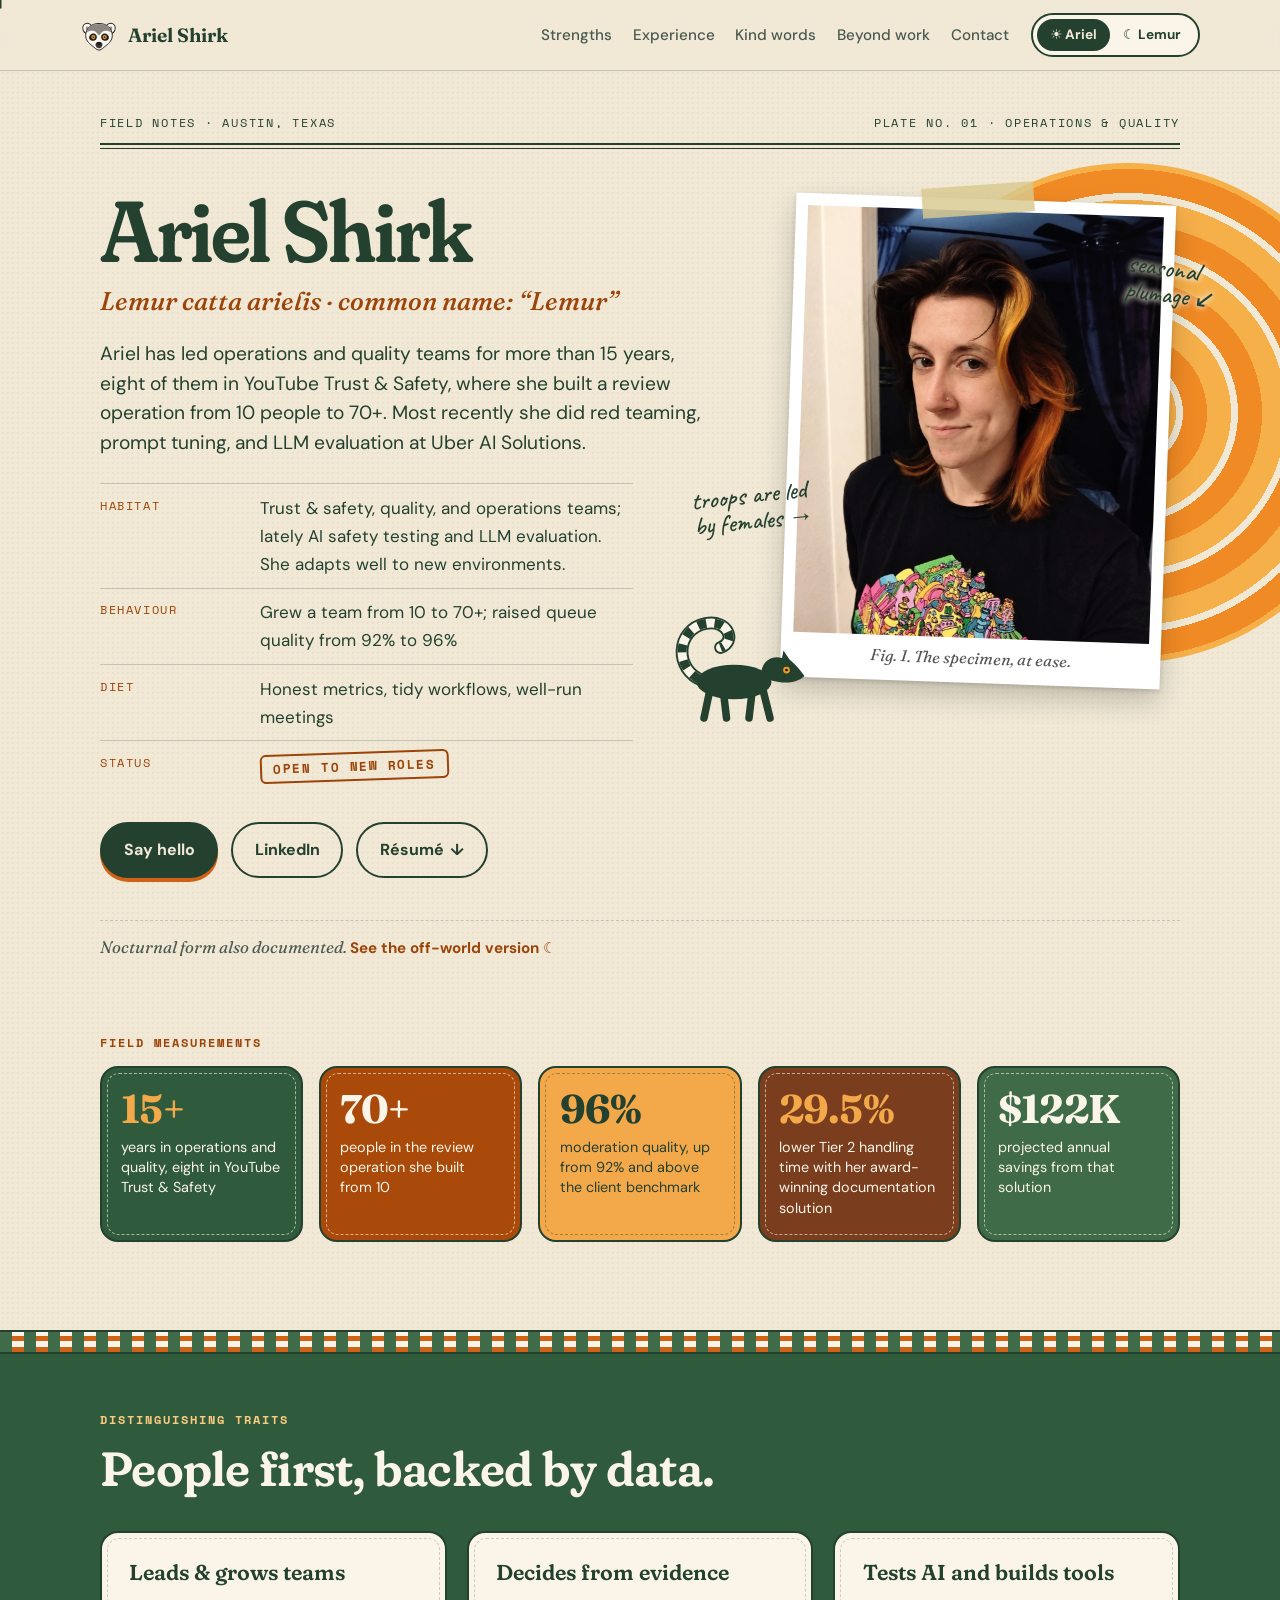
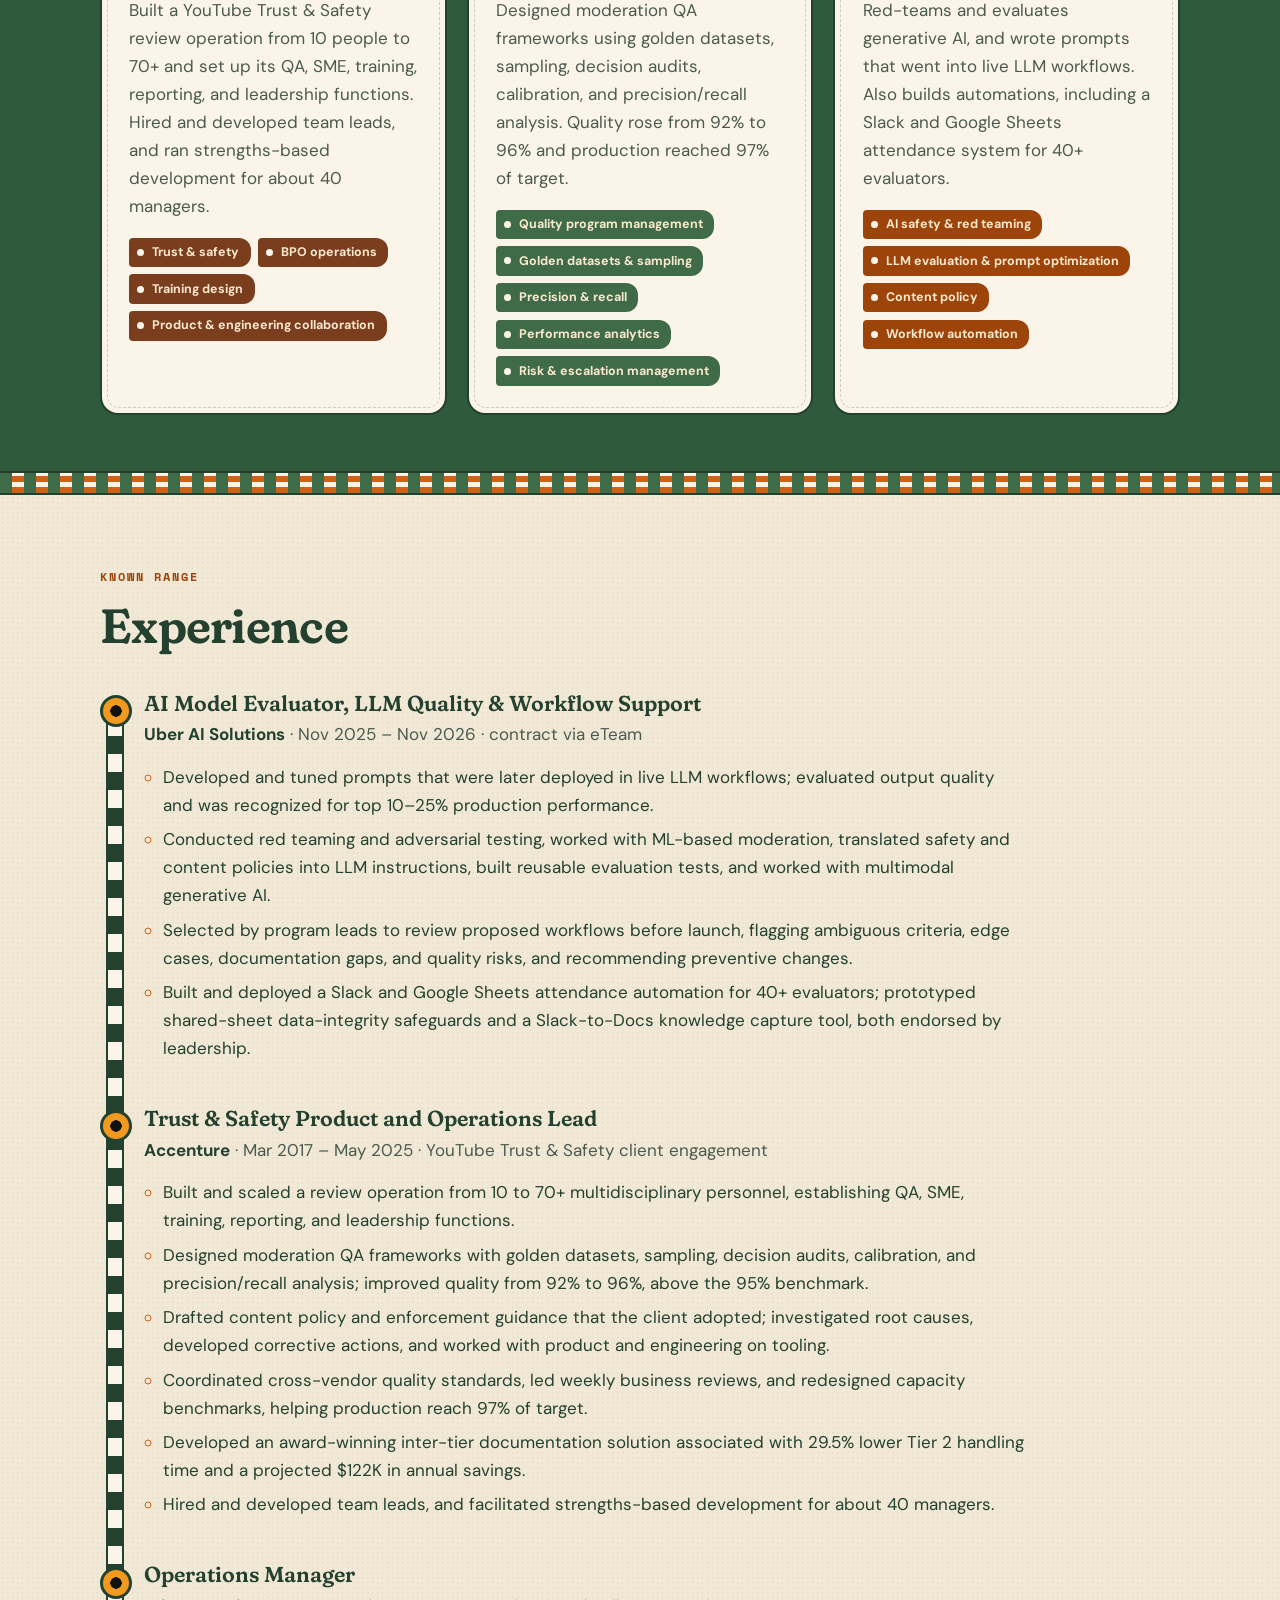
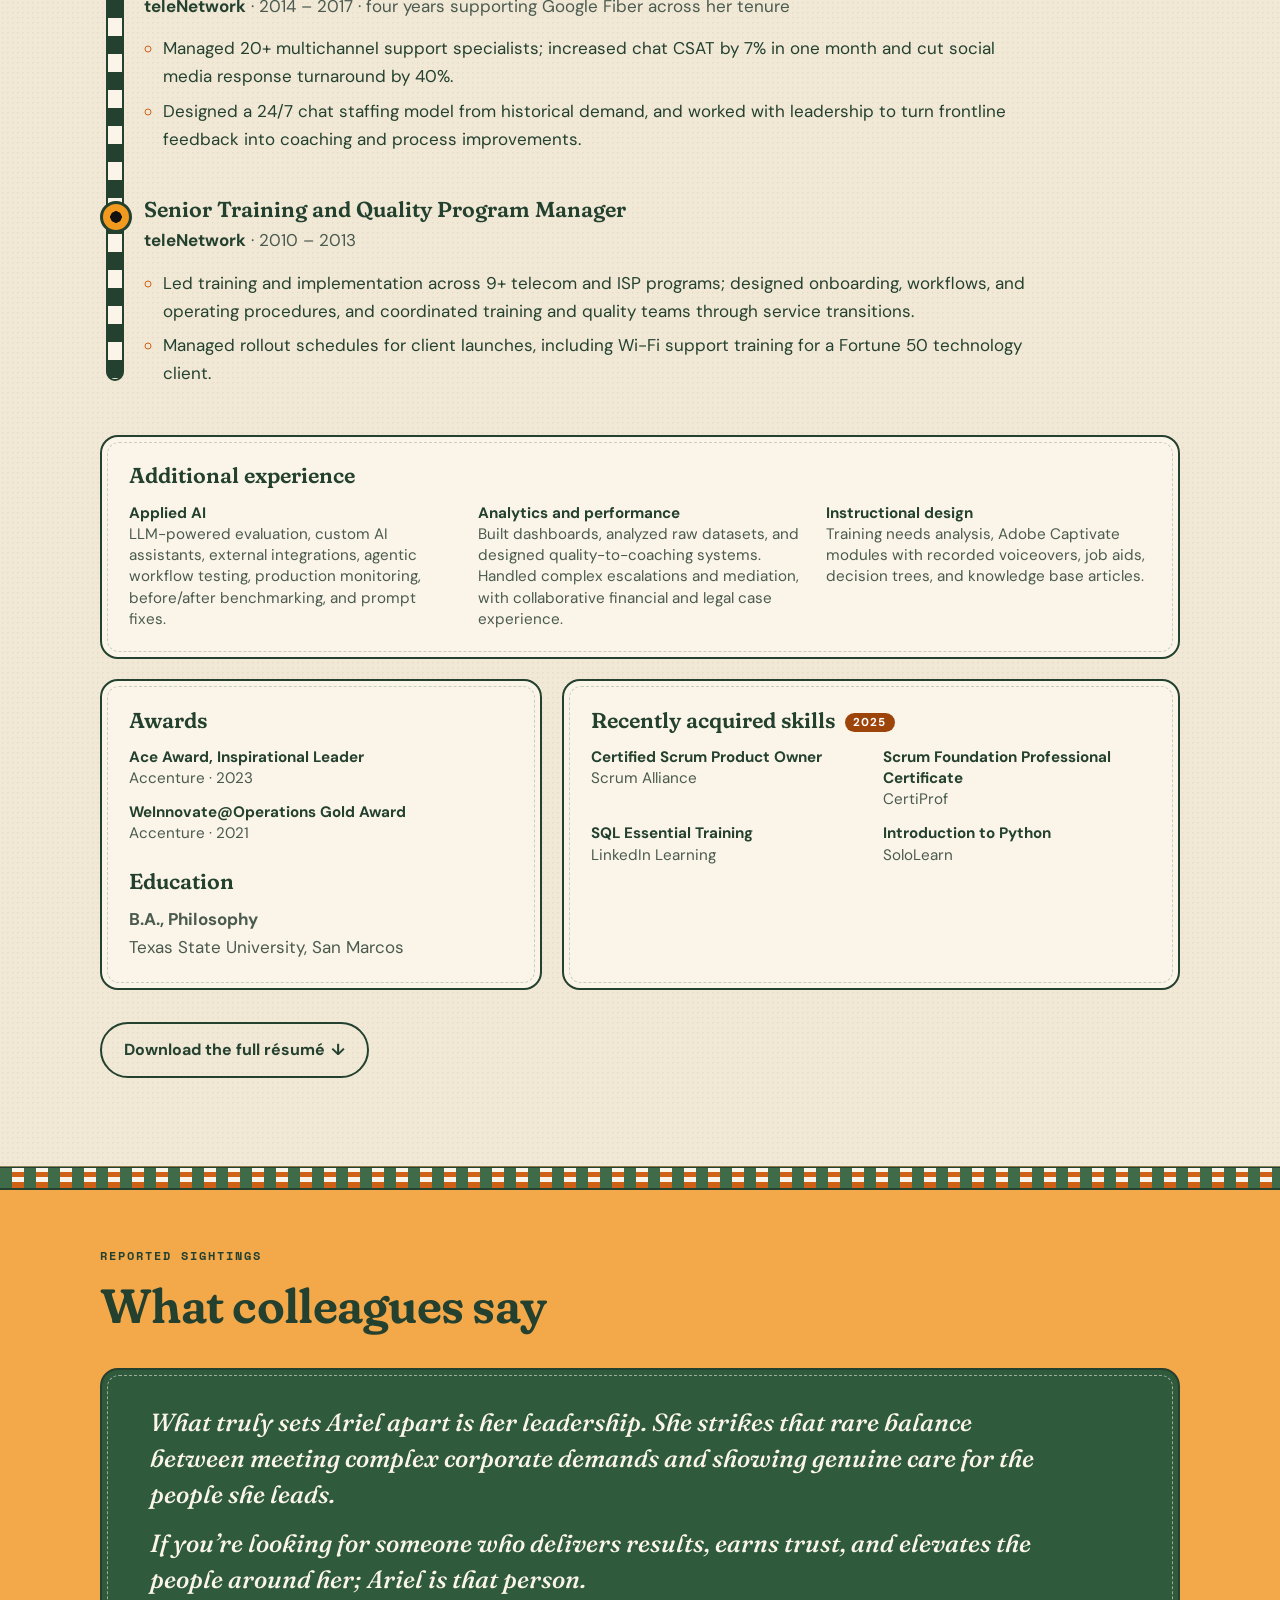
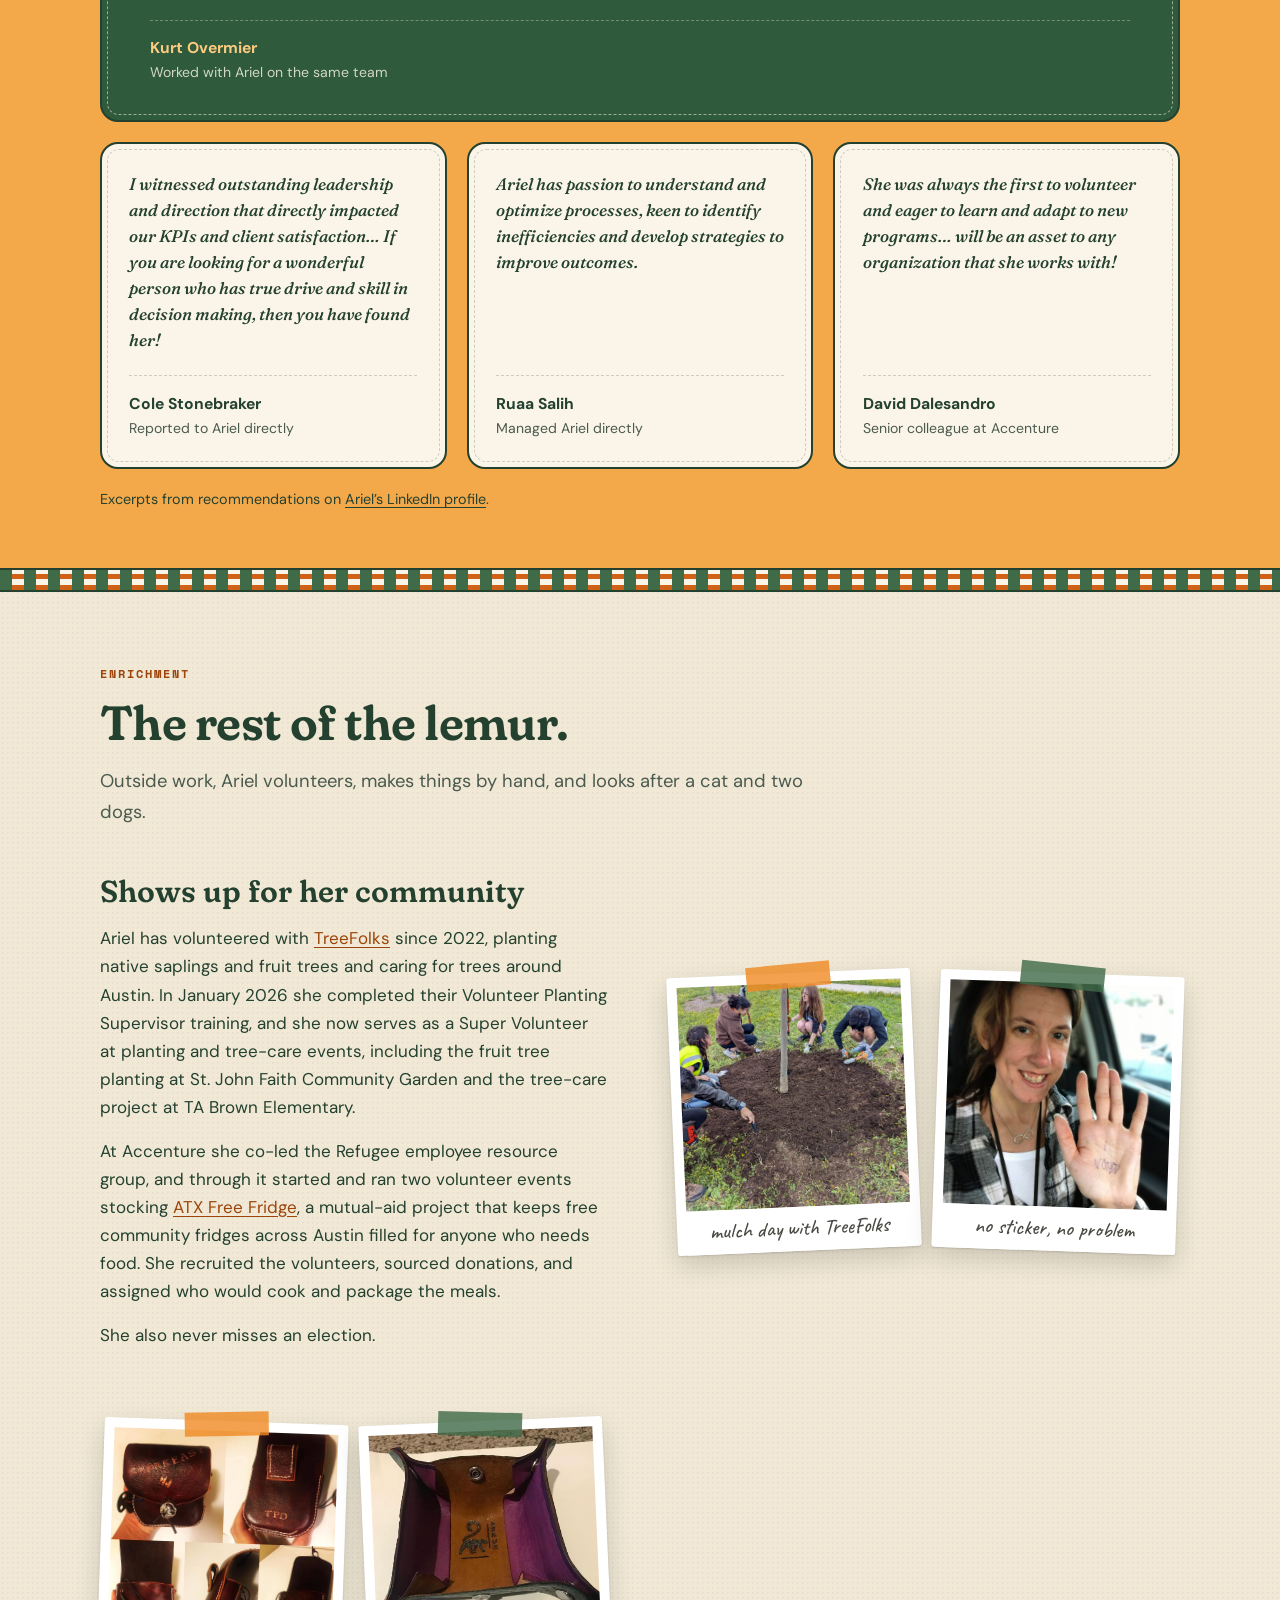
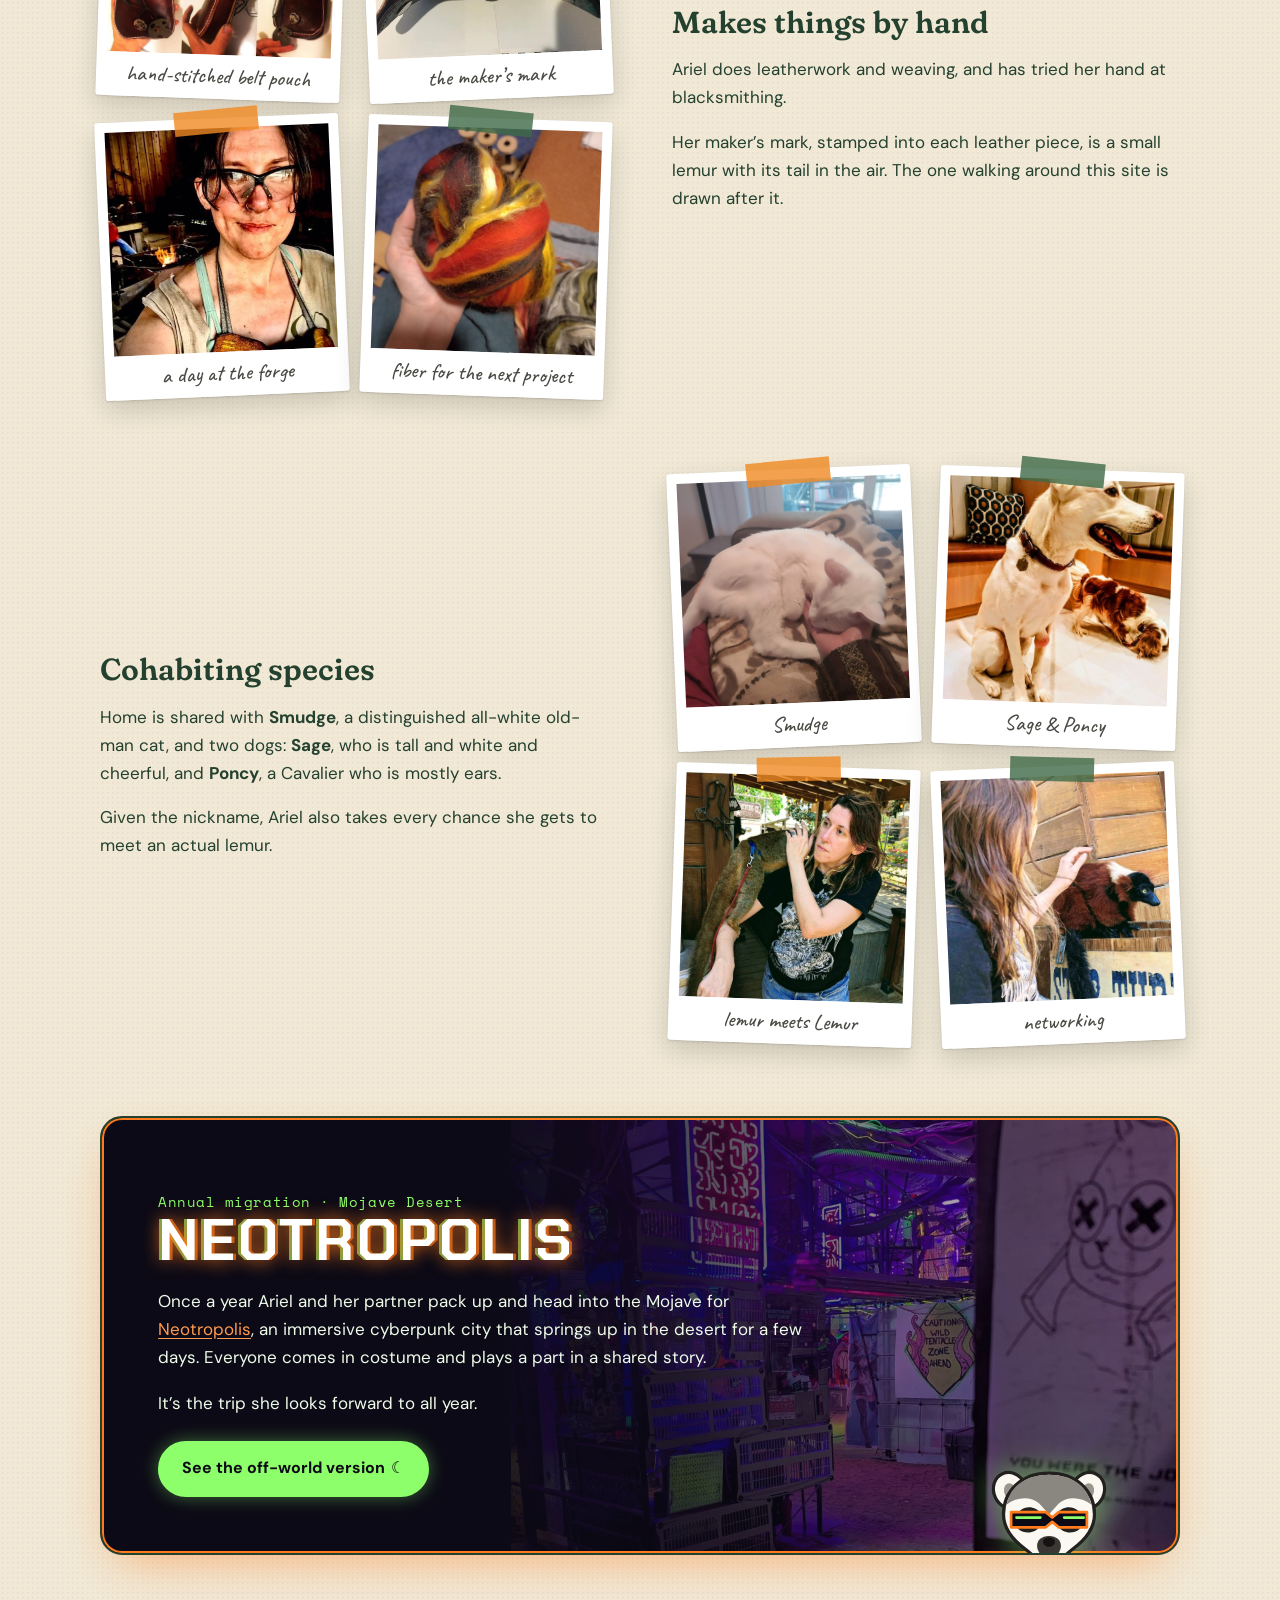
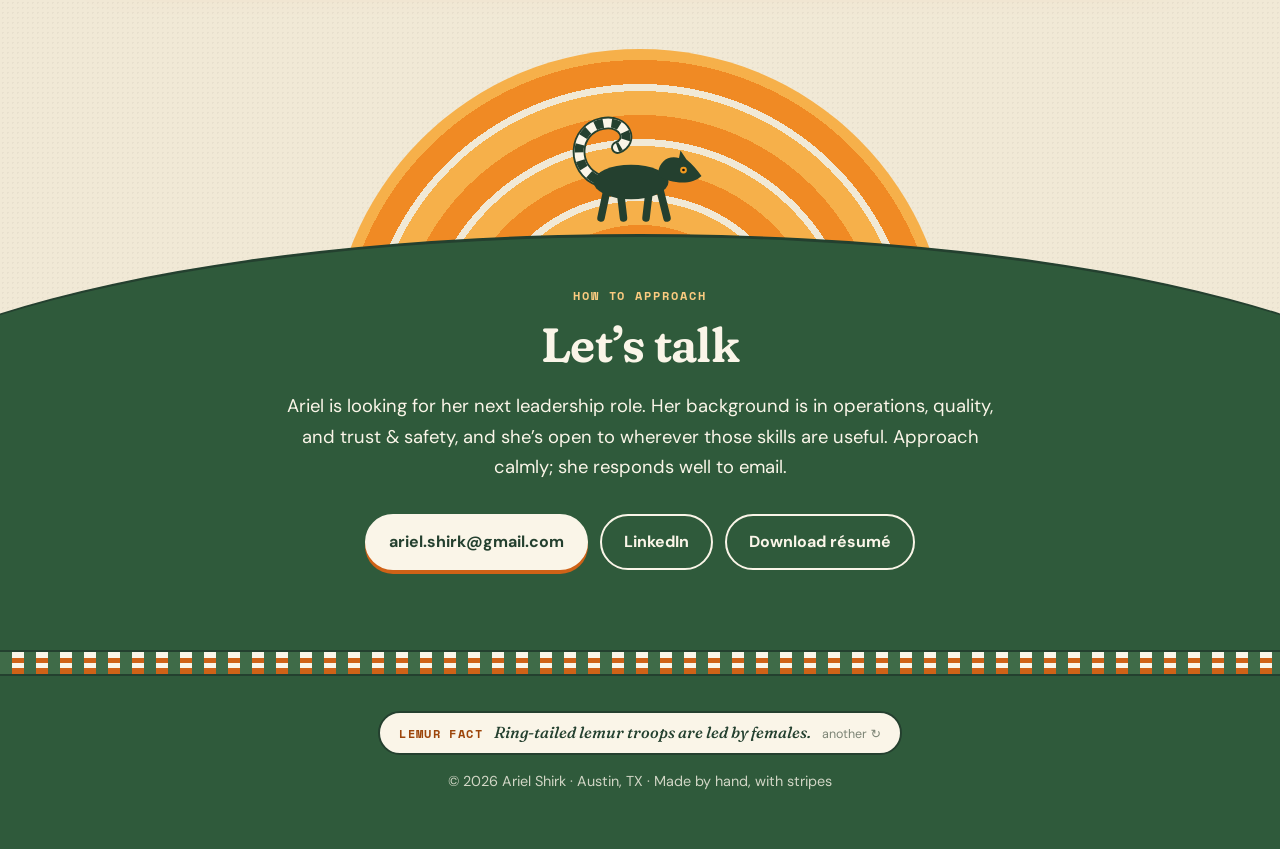
<file: index.html>
<!doctype html>
<html lang="en" data-mode="day">
<head>
  <meta charset="utf-8">
  <meta name="viewport" content="width=device-width, initial-scale=1">
  <title>Ariel Shirk · Operations &amp; Quality Leader</title>
  <meta name="description" content="Field notes on Ariel Shirk, an operations and quality leader in Austin, TX with 15+ years of experience, including eight in YouTube Trust &amp; Safety, plus AI safety testing and LLM evaluation. Common name: Lemur.">
  <meta property="og:title" content="Ariel Shirk · Operations &amp; Quality Leader">
  <meta property="og:description" content="15+ years leading operations, quality, and trust &amp; safety teams, with hands-on AI safety testing and LLM evaluation. Common name: Lemur.">
  <meta property="og:type" content="website">
  <meta property="og:url" content="https://arielshirk.com/">
  <meta property="og:image" content="https://arielshirk.com/images/og-card.png">
  <meta property="og:image:width" content="1200">
  <meta property="og:image:height" content="630">
  <meta property="og:image:alt" content="Ariel Shirk, operations and quality leader. Common name: Lemur. Open to new roles.">
  <meta name="twitter:card" content="summary_large_image">
  <link rel="icon" href="favicon.svg" type="image/svg+xml">
  <link rel="icon" href="favicon-32.png" sizes="32x32" type="image/png">
  <link rel="apple-touch-icon" href="apple-touch-icon.png">
  <link rel="canonical" href="https://arielshirk.com/">
  <script>
    // Set the mode before first paint so there is no flash
    (function () {
      var m = null;
      try { m = localStorage.getItem('mode'); } catch (e) {}
      if (/[?&#]night\b|mode=night/.test(location.href)) m = 'night';
      if (/[?&#]day\b|mode=day/.test(location.href)) m = 'day';
      if (m === 'night') document.documentElement.dataset.mode = 'night';
    })();
  </script>
  <link rel="preconnect" href="https://fonts.googleapis.com">
  <link rel="preconnect" href="https://fonts.gstatic.com" crossorigin>
  <link href="https://fonts.googleapis.com/css2?family=Caveat:wght@500;700&family=Chakra+Petch:wght@500;600;700&family=DM+Sans:opsz,wght@9..40,400;9..40,500;9..40,700&family=Fraunces:ital,opsz,wght,SOFT,WONK@0,9..144,400..800,50..100,0..1;1,9..144,400..800,50..100,0..1&family=Space+Mono:wght@400;700&display=swap" rel="stylesheet">
  <link rel="stylesheet" href="styles.css">
</head>
<body>

<!-- Reusable lemur parts -->
<svg width="0" height="0" style="position:absolute" aria-hidden="true">
  <defs>
    <symbol id="lemur-face" viewBox="0 0 120 104">
      <g stroke="#23211f" stroke-width="3">
        <ellipse cx="24" cy="30" rx="15" ry="17" fill="#fbf8f1" transform="rotate(-24 24 30)"/>
        <ellipse cx="96" cy="30" rx="15" ry="17" fill="#fbf8f1" transform="rotate(24 96 30)"/>
      </g>
      <ellipse cx="25" cy="32" rx="6" ry="9" fill="#9a958d" transform="rotate(-24 25 32)"/>
      <ellipse cx="95" cy="32" rx="6" ry="9" fill="#9a958d" transform="rotate(24 95 32)"/>
      <path d="M60 14c26 0 42 17 42 38 0 14-9 24-20 32-8 6-14 14-22 14s-14-8-22-14C27 76 18 66 18 52c0-21 16-38 42-38z" fill="#fbf8f1" stroke="#23211f" stroke-width="3" stroke-linejoin="round"/>
      <path d="M21 43c3-17 18-27.500 39-27.500S96 26 99 43c-9-7-22-8-30-1l-9 10-9-10c-8-7-21-6-30 1z" fill="#8a8680"/>
      <path d="M29 56c2-9 11-13 19-9 5 3 7 9 4 15-3 6-10 8-16 6-6-2-8-7-7-12z" fill="#23211f"/>
      <path d="M91 56c-2-9-11-13-19-9-5 3-7 9-4 15 3 6 10 8 16 6 6-2 8-7 7-12z" fill="#23211f"/>
      <circle cx="42" cy="57" r="6.500" fill="#f29a1f"/><circle cx="78" cy="57" r="6.500" fill="#f29a1f"/>
      <circle cx="42" cy="57" r="2.800" fill="#23211f"/><circle cx="78" cy="57" r="2.800" fill="#23211f"/>
      <circle cx="43.500" cy="55.300" r="1.100" fill="#fff"/><circle cx="79.500" cy="55.300" r="1.100" fill="#fff"/>
      <path d="M60 72c7 0 11 4 11 9 0 6-5 11-11 11s-11-5-11-11c0-5 4-9 11-9z" fill="#3a3734"/>
      <path d="M54.500 77.500c0-2.500 2.500-4 5.500-4s5.500 1.500 5.500 4c0 2.300-2.700 4.500-5.500 4.500s-5.500-2.200-5.500-4.500z" fill="#141312"/>
    </symbol>
    <symbol id="lemur-visor" viewBox="0 0 120 104">
      <use href="#lemur-face"/>
      <path d="M25 50h32l6 5 6-5h26v14H69l-6-5-6 5H25z" fill="#0c0a16" stroke="#ff7a1a" stroke-width="2.500" stroke-linejoin="round"/>
      <path d="M30 55h22M74 55h18" stroke="#8dff6a" stroke-width="2.500" stroke-linecap="round"/>
    </symbol>
    <!-- walking lemur, after the maker's mark Ariel stamps into her leatherwork -->
    <symbol id="lemur-walk" viewBox="0 0 200 160">
      <path id="wt" d="M46 98C8 84 10 30 50 22c30-6 42 24 20 32" fill="none"/>
      <use href="#wt" stroke="currentColor" stroke-width="17" stroke-linecap="round"/>
      <use href="#wt" stroke="var(--tail-light, #faf5e8)" stroke-width="12" stroke-linecap="round"/>
      <use href="#wt" stroke="currentColor" stroke-width="12" stroke-dasharray="11 11" stroke-dashoffset="-5"/>
      <g stroke="currentColor" stroke-width="10" stroke-linecap="round"><path d="M56 110l-8 38M74 114l4 34M112 114l-4 34M126 108l10 40"/></g>
      <ellipse cx="88" cy="100" rx="50" ry="23" fill="currentColor"/>
      <path d="M124 88c2-16 14-24 28-20l2-10 8 12c8 6 14 14 20 22-8 8-22 10-34 8s-22-4-24-12z" fill="currentColor"/>
      <circle cx="158" cy="84" r="4.500" fill="#f29a1f"/><circle cx="158" cy="84" r="1.800" fill="#111"/>
    </symbol>
  </defs>
</svg>

<div class="tail-progress" aria-hidden="true"><div class="tail-progress__bar"></div></div>

<header class="nav">
  <a class="nav__brand" href="#top" aria-label="Ariel Shirk, home">
    <svg class="nav__lemur day-only" viewBox="0 0 120 104" aria-hidden="true"><use href="#lemur-face"/></svg>
    <svg class="nav__lemur night-only" viewBox="0 0 120 104" aria-hidden="true"><use href="#lemur-visor"/></svg>
    <span class="day-only">Ariel Shirk</span><span class="night-only">LEMUR</span>
  </a>
  <nav class="nav__links" aria-label="Sections">
    <a href="#strengths">Strengths</a>
    <a href="#experience">Experience</a>
    <a href="#kind-words">Kind words</a>
    <a href="#beyond">Beyond work</a>
    <a href="#contact">Contact</a>
  </nav>
  <button class="switch" type="button" role="switch" aria-checked="false" aria-label="Off-world mode">
    <span class="switch__opt switch__opt--day"><span aria-hidden="true">☀</span> Ariel</span>
    <span class="switch__opt switch__opt--night"><span aria-hidden="true">☾</span> Lemur</span>
  </button>
</header>

<main id="top">

  <!-- HERO · DAY -->
  <section class="hero hero--day day-only">
    <div class="plate-head">
      <span>Field notes · Austin, Texas</span>
      <span>Plate No. 01 · Operations &amp; quality</span>
    </div>
    <div class="hero__grid">
      <div class="hero__text">
        <h1>Ariel Shirk</h1>
        <p class="latin"><i>Lemur catta arielis</i> · common name: “Lemur”</p>
        <p class="lede">Ariel has led operations and quality teams for more than 15 years, eight of them in YouTube Trust &amp; Safety, where she built a review operation from 10 people to 70+. Most recently she did red teaming, prompt tuning, and LLM evaluation at Uber AI Solutions.</p>
        <dl class="specimen">
          <div><dt>Habitat</dt><dd>Trust &amp; safety, quality, and operations teams; lately AI safety testing and LLM evaluation. She adapts well to new environments.</dd></div>
          <div><dt>Behaviour</dt><dd>Grew a team from 10 to 70+; raised queue quality from 92% to 96%</dd></div>
          <div><dt>Diet</dt><dd>Honest metrics, tidy workflows, well-run meetings</dd></div>
          <div><dt>Status</dt><dd><span class="stamp">Open to new roles</span></dd></div>
        </dl>
        <div class="cta">
          <a class="btn" href="#contact" data-u="ariel.shirk" data-d="gmail.com">Say hello</a>
          <a class="btn btn--ghost" href="https://www.linkedin.com/in/arielshirk/" target="_blank" rel="noopener">LinkedIn</a>
          <a class="btn btn--ghost" href="Ariel-Shirk-Resume.pdf" download>Résumé <span aria-hidden="true">↓</span></a>
        </div>
      </div>

      <div class="hero__plate">
        <div class="tape" aria-hidden="true"></div>
        <figure class="taped">
          <img src="images/ariel-portrait.jpg" alt="Ariel smiling, with dark hair and a bright orange streak, wearing a colorful illustrated t-shirt" width="1086" height="1448">
          <figcaption>Fig. 1. The specimen, at ease.</figcaption>
        </figure>
        <p class="scribble scribble--a" aria-hidden="true">seasonal plumage ↙</p>
        <p class="scribble scribble--b" aria-hidden="true">troops are led by females →</p>
        <button class="walker" type="button" aria-label="Boop the lemur" tabindex="-1">
          <svg viewBox="0 0 200 160"><use href="#lemur-walk"/></svg>
        </button>
      </div>
    </div>
    <button class="mode-link" type="button" data-set-mode="night">Nocturnal form also documented. <b>See the off-world version <span aria-hidden="true">☾</span></b></button>
  </section>

  <!-- HERO · NIGHT -->
  <section class="hero hero--night night-only">
    <div class="hero__grid">
      <div class="hero__text">
        <p class="eyebrow">// off-world · handle:</p>
        <h1 class="glitch">Lemur</h1>
        <p class="lede">Outside work, Ariel Shirk does leatherwork, weaves, and plants trees. She lives with one old cat and two dogs, and once a year she goes to Neotropolis, a cyberpunk city in the Mojave.</p>
        <ul class="chips">
          <li>SMUDGE.cat</li><li>SAGE.dog</li><li>PONCY.dog</li><li>leather</li><li>loom</li><li>trees</li>
        </ul>
        <div class="cta">
          <a class="btn" href="#beyond">Look around <span aria-hidden="true">↓</span></a>
          <button class="btn btn--ghost" type="button" data-set-mode="day"><span aria-hidden="true">☀</span> The day job</button>
        </div>
      </div>
      <figure class="neon-frame">
        <img src="images/selfie.jpg" alt="Ariel, wearing white lemur ears and a wire-and-mesh cyberpunk eyepiece, grinning and waving next to her bearded partner" width="1448" height="1086">
        <figcaption>&gt; Lemur (right, with ears) at Neotropolis</figcaption>
      </figure>
    </div>
  </section>

  <!-- NUMBERS -->
  <section class="section section--stats" aria-label="Career highlights in numbers">
    <p class="eyebrow"><span class="day-only">Field measurements</span><span class="night-only">// stats.log</span></p>
    <div class="stats">
      <div class="stat"><b>15+</b><span>years in operations and quality, eight in YouTube Trust &amp; Safety</span></div>
      <div class="stat"><b>70+</b><span>people in the review operation she built from 10</span></div>
      <div class="stat"><b>96%</b><span>moderation quality, up from 92% and above the client benchmark</span></div>
      <div class="stat"><b>29.5%</b><span>lower Tier 2 handling time with her award-winning documentation solution</span></div>
      <div class="stat"><b>$122K</b><span>projected annual savings from that solution</span></div>
    </div>
  </section>

  <!-- STRENGTHS -->
  <section id="strengths" class="section">
    <p class="eyebrow"><span class="day-only">Distinguishing traits</span><span class="night-only">// core_skills</span></p>
    <h2>People first, backed by data.</h2>
    <div class="cards">
      <article class="card">
        <h3>Leads &amp; grows teams</h3>
        <p>Built a YouTube Trust &amp; Safety review operation from 10 people to 70+ and set up its QA, SME, training, reporting, and leadership functions. Hired and developed team leads, and ran strengths-based development for about 40 managers.</p>
        <ul class="tags"><li>Trust &amp; safety</li><li>BPO operations</li><li>Training design</li><li>Product &amp; engineering collaboration</li></ul>
      </article>
      <article class="card">
        <h3>Decides from evidence</h3>
        <p>Designed moderation QA frameworks using golden datasets, sampling, decision audits, calibration, and precision/recall analysis. Quality rose from 92% to 96% and production reached 97% of target.</p>
        <ul class="tags"><li>Quality program management</li><li>Golden datasets &amp; sampling</li><li>Precision &amp; recall</li><li>Performance analytics</li><li>Risk &amp; escalation management</li></ul>
      </article>
      <article class="card">
        <h3>Tests AI and builds tools</h3>
        <p>Red-teams and evaluates generative AI, and wrote prompts that went into live LLM workflows. Also builds automations, including a Slack and Google Sheets attendance system for 40+ evaluators.</p>
        <ul class="tags"><li>AI safety &amp; red teaming</li><li>LLM evaluation &amp; prompt optimization</li><li>Content policy</li><li>Workflow automation</li></ul>
      </article>
    </div>
  </section>

  <!-- EXPERIENCE -->
  <section id="experience" class="section">
    <p class="eyebrow"><span class="day-only">Known range</span><span class="night-only">// the day job</span></p>
    <h2>Experience</h2>

    <ol class="timeline">
      <li class="job">
        <h3>AI Model Evaluator, LLM Quality &amp; Workflow Support</h3>
        <p class="job__meta"><strong>Uber AI Solutions</strong> · Nov 2025 – Nov 2026 · contract via eTeam</p>
        <ul>
          <li>Developed and tuned prompts that were later deployed in live LLM workflows; evaluated output quality and was recognized for top 10–25% production performance.</li>
          <li>Conducted red teaming and adversarial testing, worked with ML-based moderation, translated safety and content policies into LLM instructions, built reusable evaluation tests, and worked with multimodal generative AI.</li>
          <li>Selected by program leads to review proposed workflows before launch, flagging ambiguous criteria, edge cases, documentation gaps, and quality risks, and recommending preventive changes.</li>
          <li>Built and deployed a Slack and Google Sheets attendance automation for 40+ evaluators; prototyped shared-sheet data-integrity safeguards and a Slack-to-Docs knowledge capture tool, both endorsed by leadership.</li>
        </ul>
      </li>
      <li class="job">
        <h3>Trust &amp; Safety Product and Operations Lead</h3>
        <p class="job__meta"><strong>Accenture</strong> · Mar 2017 – May 2025 · YouTube Trust &amp; Safety client engagement</p>
        <ul>
          <li>Built and scaled a review operation from 10 to 70+ multidisciplinary personnel, establishing QA, SME, training, reporting, and leadership functions.</li>
          <li>Designed moderation QA frameworks with golden datasets, sampling, decision audits, calibration, and precision/recall analysis; improved quality from 92% to 96%, above the 95% benchmark.</li>
          <li>Drafted content policy and enforcement guidance that the client adopted; investigated root causes, developed corrective actions, and worked with product and engineering on tooling.</li>
          <li>Coordinated cross-vendor quality standards, led weekly business reviews, and redesigned capacity benchmarks, helping production reach 97% of target.</li>
          <li>Developed an award-winning inter-tier documentation solution associated with 29.5% lower Tier 2 handling time and a projected $122K in annual savings.</li>
          <li>Hired and developed team leads, and facilitated strengths-based development for about 40 managers.</li>
        </ul>
      </li>
      <li class="job">
        <h3>Operations Manager</h3>
        <p class="job__meta"><strong>teleNetwork</strong> · 2014 – 2017 · four years supporting Google Fiber across her tenure</p>
        <ul>
          <li>Managed 20+ multichannel support specialists; increased chat CSAT by 7% in one month and cut social media response turnaround by 40%.</li>
          <li>Designed a 24/7 chat staffing model from historical demand, and worked with leadership to turn frontline feedback into coaching and process improvements.</li>
        </ul>
      </li>
      <li class="job">
        <h3>Senior Training and Quality Program Manager</h3>
        <p class="job__meta"><strong>teleNetwork</strong> · 2010 – 2013</p>
        <ul>
          <li>Led training and implementation across 9+ telecom and ISP programs; designed onboarding, workflows, and operating procedures, and coordinated training and quality teams through service transitions.</li>
          <li>Managed rollout schedules for client launches, including Wi-Fi support training for a Fortune 50 technology client.</li>
        </ul>
      </li>
    </ol>

    <div class="learning">
      <div class="card card--wide">
        <h3>Additional experience</h3>
        <ul class="certs certs--three">
          <li><strong>Applied AI</strong> LLM-powered evaluation, custom AI assistants, external integrations, agentic workflow testing, production monitoring, before/after benchmarking, and prompt fixes.</li>
          <li><strong>Analytics and performance</strong> Built dashboards, analyzed raw datasets, and designed quality-to-coaching systems. Handled complex escalations and mediation, with collaborative financial and legal case experience.</li>
          <li><strong>Instructional design</strong> Training needs analysis, Adobe Captivate modules with recorded voiceovers, job aids, decision trees, and knowledge base articles.</li>
        </ul>
      </div>
      <div class="card">
        <h3>Awards</h3>
        <ul class="certs certs--one">
          <li><strong>Ace Award, Inspirational Leader</strong> Accenture · 2023</li>
          <li><strong>WeInnovate@Operations Gold Award</strong> Accenture · 2021</li>
        </ul>
        <h3 class="card__sub">Education</h3>
        <p><strong>B.A., Philosophy</strong><br>Texas State University, San Marcos</p>
      </div>
      <div class="card">
        <h3>Recently acquired skills <span class="pill">2025</span></h3>
        <ul class="certs">
          <li><strong>Certified Scrum Product Owner</strong> Scrum Alliance</li>
          <li><strong>Scrum Foundation Professional Certificate</strong> CertiProf</li>
          <li><strong>SQL Essential Training</strong> LinkedIn Learning</li>
          <li><strong>Introduction to Python</strong> SoloLearn</li>
        </ul>
      </div>
    </div>
    <p class="resume-line"><a class="btn btn--ghost" href="Ariel-Shirk-Resume.pdf" download>Download the full résumé <span aria-hidden="true">↓</span></a></p>
  </section>

  <!-- RECOMMENDATIONS -->
  <section id="kind-words" class="section">
    <p class="eyebrow"><span class="day-only">Reported sightings</span><span class="night-only">// peer_reviews</span></p>
    <h2>What colleagues say</h2>
    <div class="quotes">
      <figure class="quote quote--lead">
        <blockquote>
          <p>What truly sets Ariel apart is her leadership. She strikes that rare balance between meeting complex corporate demands and showing genuine care for the people she leads.</p>
          <p>If you’re looking for someone who delivers results, earns trust, and elevates the people around her; Ariel is that person.</p>
        </blockquote>
        <figcaption><b>Kurt Overmier</b> Worked with Ariel on the same team</figcaption>
      </figure>
      <figure class="quote">
        <blockquote><p>I witnessed outstanding leadership and direction that directly impacted our KPIs and client satisfaction… If you are looking for a wonderful person who has true drive and skill in decision making, then you have found her!</p></blockquote>
        <figcaption><b>Cole Stonebraker</b> Reported to Ariel directly</figcaption>
      </figure>
      <figure class="quote">
        <blockquote><p>Ariel has passion to understand and optimize processes, keen to identify inefficiencies and develop strategies to improve outcomes.</p></blockquote>
        <figcaption><b>Ruaa Salih</b> Managed Ariel directly</figcaption>
      </figure>
      <figure class="quote">
        <blockquote><p>She was always the first to volunteer and eager to learn and adapt to new programs… will be an asset to any organization that she works with!</p></blockquote>
        <figcaption><b>David Dalesandro</b> Senior colleague at Accenture</figcaption>
      </figure>
    </div>
    <p class="quotes__source">Excerpts from recommendations on <a href="https://www.linkedin.com/in/arielshirk/" target="_blank" rel="noopener">Ariel’s LinkedIn profile</a>.</p>
  </section>

  <!-- BEYOND WORK -->
  <section id="beyond" class="section">
    <p class="eyebrow"><span class="day-only">Enrichment</span><span class="night-only">// off the clock</span></p>
    <h2><span class="day-only">The rest of the lemur.</span><span class="night-only">What Lemur gets up to</span></h2>
    <p class="section__intro">Outside work, Ariel volunteers, makes things by hand, and looks after a cat and two dogs.</p>

    <div class="beyond">
      <article class="beyond__block">
        <div class="beyond__text">
          <h3>Shows up for her community</h3>
          <p>Ariel has volunteered with <a href="https://www.treefolks.org/" target="_blank" rel="noopener">TreeFolks</a> since 2022, planting native saplings and fruit trees and caring for trees around Austin. In January 2026 she completed their Volunteer Planting Supervisor training, and she now serves as a Super Volunteer at planting and tree-care events, including the fruit tree planting at St. John Faith Community Garden and the tree-care project at TA Brown Elementary.</p>
          <p>At Accenture she co-led the Refugee employee resource group, and through it started and ran two volunteer events stocking <a href="https://www.atxfreefridge.com/" target="_blank" rel="noopener">ATX Free Fridge</a>, a mutual-aid project that keeps free community fridges across Austin filled for anyone who needs food. She recruited the volunteers, sourced donations, and assigned who would cook and package the meals.</p>
          <p>She also never misses an election.</p>
        </div>
        <div class="snaps">
          <figure class="snap tilt-l"><img loading="lazy" src="images/trees.jpg" alt="Volunteers kneeling around a newly planted tree, spreading mulch by hand" width="979" height="1300"><figcaption>mulch day with TreeFolks</figcaption></figure>
          <figure class="snap tilt-r"><img loading="lazy" src="images/voted.jpg" alt="Ariel smiling in a car, holding up her palm with “I voted” written on it in pen" width="975" height="1300"><figcaption>no sticker, no problem</figcaption></figure>
        </div>
      </article>

      <article class="beyond__block beyond__block--flip">
        <div class="beyond__text">
          <h3>Makes things by hand</h3>
          <p>Ariel does leatherwork and weaving, and has tried her hand at blacksmithing.</p>
          <p>Her maker’s mark, stamped into each leather piece, is a small lemur with its tail in the air. The one walking around this site is drawn after it.</p>
        </div>
        <div class="snaps snaps--grid">
          <figure class="snap tilt-r"><img loading="lazy" src="images/pouch.jpg" alt="Five views of a hand-stitched dark red leather belt pouch with white stitching and a silver clasp" width="960" height="960"><figcaption>hand-stitched belt pouch</figcaption></figure>
          <figure class="snap tilt-l"><img loading="lazy" class="zoom-mark" src="images/tray.jpg" alt="A snap-cornered leather tray with a purple lining, stamped in the center with a small lemur and the word Lemur" width="960" height="836"><figcaption>the maker’s mark</figcaption></figure>
          <figure class="snap tilt-l"><img loading="lazy" src="images/forge.jpg" alt="Ariel in safety glasses and a leather apron, standing in front of a lit forge" width="720" height="959"><figcaption>a day at the forge</figcaption></figure>
          <figure class="snap tilt-r"><img loading="lazy" src="images/wool.jpg" alt="A hand holding a ball of wool roving in red, orange, yellow, and black" width="975" height="1300"><figcaption>fiber for the next project</figcaption></figure>
        </div>
      </article>

      <article class="beyond__block">
        <div class="beyond__text">
          <h3><span class="day-only">Cohabiting species</span><span class="night-only">The crew</span></h3>
          <p>Home is shared with <b>Smudge</b>, a distinguished all-white old-man cat, and two dogs: <b>Sage</b>, who is tall and white and cheerful, and <b>Poncy</b>, a Cavalier who is mostly ears.</p>
          <p>Given the nickname, Ariel also takes every chance she gets to meet an actual lemur.</p>
        </div>
        <div class="snaps snaps--grid">
          <figure class="snap tilt-l"><img loading="lazy" src="images/cat.jpg" alt="A white cat curled up asleep on a lap, chin resting in a hand" width="1300" height="975"><figcaption>Smudge</figcaption></figure>
          <figure class="snap tilt-r"><img loading="lazy" src="images/dogs.jpg" alt="A white dog sitting upright and smiling, with a brown and white Cavalier spaniel lying behind" width="975" height="1300"><figcaption>Sage &amp; Poncy</figcaption></figure>
          <figure class="snap tilt-r"><img loading="lazy" src="images/lemur-shoulder.jpg" alt="Ariel with a brown lemur climbing across her shoulders" width="1137" height="1300"><figcaption>lemur meets Lemur</figcaption></figure>
          <figure class="snap tilt-l"><img loading="lazy" src="images/red-ruffed-lemur.jpg" alt="Ariel reaching out to pet a red ruffed lemur" width="1300" height="979"><figcaption>networking</figcaption></figure>
        </div>
      </article>
    </div>

    <article class="neo">
      <div class="neo__body">
        <p class="neo__eyebrow"><span class="day-only">Annual migration · Mojave Desert</span><span class="night-only">// once a year · Mojave Desert</span></p>
        <h3>Neotropolis</h3>
        <p>Once a year Ariel and her partner pack up and head into the Mojave for <a href="https://www.neotropolis.com/" target="_blank" rel="noopener">Neotropolis</a>, an immersive cyberpunk city that springs up in the desert for a few days. Everyone comes in costume and plays a part in a shared story.</p>
        <p>It’s the trip she looks forward to all year.</p>
        <button class="btn day-only" type="button" data-set-mode="night">See the off-world version <span aria-hidden="true">☾</span></button>
      </div>
      <svg class="neo__lemur" viewBox="0 0 120 104" aria-hidden="true"><use href="#lemur-visor"/></svg>
    </article>
  </section>

  <!-- CONTACT -->
  <div class="contact-wrap">
  <section id="contact" class="section contact">
    <svg class="contact__lemur" viewBox="0 0 200 160" aria-hidden="true"><use href="#lemur-walk"/></svg>
    <p class="eyebrow"><span class="day-only">How to approach</span><span class="night-only">// open channel</span></p>
    <h2>Let’s talk</h2>
    <p>Ariel is looking for her next leadership role. Her background is in operations, quality, and trust &amp; safety, and she’s open to wherever those skills are useful. Approach calmly; she responds well to email.</p>
    <div class="cta contact__cta">
      <a class="btn" href="https://www.linkedin.com/in/arielshirk/" data-u="ariel.shirk" data-d="gmail.com"><span class="js-mail-text">ariel.shirk [at] gmail.com</span></a>
      <a class="btn btn--ghost" href="https://www.linkedin.com/in/arielshirk/" target="_blank" rel="noopener">LinkedIn</a>
      <a class="btn btn--ghost" href="Ariel-Shirk-Resume.pdf" download>Download résumé</a>
    </div>
  </section>
  </div>
</main>

<footer class="footer">
  <button class="fact" type="button" aria-live="polite" title="Another lemur fact">
    <span class="fact__label">Lemur fact</span>
    <span class="fact__text">Ring-tailed lemur troops are led by females.</span>
    <span class="fact__more" aria-hidden="true">another ↻</span>
  </button>
  <p>© <span id="year">2026</span> Ariel Shirk · Austin, TX · Made by hand, with stripes</p>
</footer>

<script src="script.js"></script>
</body>
</html>
</file>
<file: styles.css>
/* ============================================================
   Two modes, one page.
   day   = field guide, handmade, solarpunk (Ariel)
   night = cyberpunk (Lemur)
   ============================================================ */
:root {
  --bg: #f1e9d6;
  --paper: #faf5e8;
  --ink: #24402f;
  --soft: #4b5a4f;
  --muted: #7c8475;
  --accent: #cf6217;
  --accent-ink: #b0500e;
  --leaf: #3f6b48;
  --line: #24402f38;
  --leather: #7a3d1e;
  --stripe-a: #24402f;
  --stripe-b: #faf5e8;
  --tail-light: #faf5e8;
  --display: "Fraunces", "Iowan Old Style", Georgia, serif;
  --body: "DM Sans", system-ui, -apple-system, "Segoe UI", sans-serif;
  --mono: "Space Mono", ui-monospace, Menlo, monospace;
  --hand: "Caveat", "Segoe Print", cursive;
  --radius: 18px;
  --wrap: 1120px;
  color-scheme: light;
}
[data-mode="night"] {
  --bg: #0c0a16;
  --paper: #151228;
  --ink: #eefbe9;
  --soft: #b9c8b6;
  --muted: #8b93a3;
  --accent: #ff7a1a;
  --accent-ink: #ff9a4d;
  --leaf: #8dff6a;
  --line: #8dff6a40;
  --stripe-a: #8dff6a;
  --stripe-b: #0c0a16;
  --tail-light: #0c0a16;
  --display: "Chakra Petch", "DM Sans", sans-serif;
  --radius: 4px;
  color-scheme: dark;
}
[data-mode="day"] .night-only,
[data-mode="night"] .day-only { display: none !important; }

* { box-sizing: border-box; }
html { scroll-behavior: smooth; scroll-padding-top: 84px; }
body {
  margin: 0; background: var(--bg); color: var(--ink);
  font: 400 1.0625rem/1.65 var(--body);
  -webkit-font-smoothing: antialiased; overflow-x: hidden;
  transition: background .35s, color .35s;
}
[data-mode="day"] body { background-image: radial-gradient(#0000000a 1px, transparent 1px); background-size: 5px 5px; }
[data-mode="night"] body {
  background-image:
    radial-gradient(60rem 30rem at 85% -5%, #ff7a1a22, transparent 60%),
    radial-gradient(50rem 30rem at 0% 30%, #8dff6a14, transparent 60%);
  background-attachment: fixed;
}
img { max-width: 100%; height: auto; display: block; }
a { color: var(--accent-ink); text-underline-offset: 3px; }
a:hover { color: var(--ink); }
button { font: inherit; color: inherit; }
:focus-visible { outline: 3px solid var(--accent); outline-offset: 3px; border-radius: 6px; }

h1, h2, h3 { font-family: var(--display); line-height: 1.1; margin: 0; font-variation-settings: "SOFT" 100, "WONK" 1; }
h2 { font-size: clamp(2rem, 4.4vw, 3rem); font-weight: 620; letter-spacing: -0.015em; }
h3 { font-size: 1.35rem; font-weight: 600; }
[data-mode="night"] h2 { text-transform: uppercase; letter-spacing: .02em; font-weight: 700; }
[data-mode="night"] h3 { font-weight: 600; letter-spacing: .01em; }

.eyebrow {
  font: 700 .78rem var(--mono); letter-spacing: .16em; text-transform: uppercase;
  color: var(--accent-ink); margin: 0 0 .9rem;
}
[data-mode="night"] .eyebrow { color: var(--leaf); letter-spacing: .08em; text-transform: none; }

/* ---------- tail scroll progress ---------- */
.tail-progress { position: fixed; inset: 0 0 auto 0; height: 7px; z-index: 30; pointer-events: none; }
.tail-progress__bar {
  height: 100%; width: 0;
  background: repeating-linear-gradient(90deg, var(--stripe-a) 0 18px, var(--stripe-b) 18px 36px);
  border-radius: 0 7px 7px 0; box-shadow: 0 0 0 1.500px var(--stripe-a);
}
[data-mode="night"] .tail-progress__bar { box-shadow: 0 0 12px var(--leaf); }

/* ---------- nav ---------- */
.nav {
  position: sticky; top: 0; z-index: 20;
  display: flex; align-items: center; gap: 1.4rem;
  padding: .8rem max(1.25rem, calc((100vw - var(--wrap)) / 2));
  background: color-mix(in srgb, var(--bg) 88%, transparent);
  backdrop-filter: blur(10px);
  border-bottom: 1px solid var(--line);
}
.nav__brand {
  display: flex; align-items: center; gap: .6rem; margin-right: auto;
  font: 650 1.2rem var(--display); color: var(--ink); text-decoration: none;
}
[data-mode="night"] .nav__brand { letter-spacing: .12em; font-weight: 700; }
.nav__lemur { width: 38px; height: 33px; transition: transform .3s; }
.nav__brand:hover .nav__lemur { transform: rotate(-10deg) scale(1.08); }
.nav__links { display: flex; gap: 1.3rem; }
.nav__links a { color: var(--soft); text-decoration: none; font-weight: 500; font-size: .95rem; }
.nav__links a:hover { color: var(--ink); }

.switch {
  display: inline-flex; padding: 4px; border-radius: 999px; cursor: pointer;
  background: var(--paper); border: 2px solid var(--ink); font-weight: 700; font-size: .85rem;
}
.switch__opt { padding: .32rem .8rem; border-radius: 999px; white-space: nowrap; transition: background .25s, color .25s; }
[data-mode="day"] .switch__opt--day,
[data-mode="night"] .switch__opt--night { background: var(--ink); color: var(--bg); }
[data-mode="night"] .switch { border-color: var(--leaf); box-shadow: 0 0 14px #8dff6a55; }
[data-mode="night"] .switch__opt--night { background: var(--leaf); }

/* ---------- buttons ---------- */
.btn {
  display: inline-flex; align-items: center; gap: .4rem; cursor: pointer;
  padding: .8rem 1.35rem; border-radius: 999px;
  background: var(--ink); color: var(--bg); border: 2px solid var(--ink);
  font-weight: 700; font-size: 1rem; text-decoration: none;
  transition: transform .15s, box-shadow .15s, background .15s;
  box-shadow: 0 4px 0 var(--accent);
}
.btn:hover { transform: translateY(-2px); box-shadow: 0 6px 0 var(--accent); color: var(--bg); }
.btn--ghost { background: transparent; color: var(--ink); box-shadow: none; }
.btn--ghost:hover { background: var(--paper); color: var(--ink); box-shadow: 0 4px 0 var(--ink); }
[data-mode="night"] .btn {
  border-radius: 4px; background: var(--leaf); border-color: var(--leaf); color: #0c0a16;
  box-shadow: 0 0 18px #8dff6a66; font-family: var(--display); letter-spacing: .04em; text-transform: uppercase; font-size: .92rem;
}
[data-mode="night"] .btn:hover { box-shadow: 0 0 26px #8dff6aaa; color: #0c0a16; }
[data-mode="night"] .btn--ghost { background: transparent; color: var(--accent-ink); border-color: var(--accent); box-shadow: 0 0 14px #ff7a1a44; }
[data-mode="night"] .btn--ghost:hover { background: #ff7a1a22; color: #fff; box-shadow: 0 0 22px #ff7a1a88; }
.cta { display: flex; flex-wrap: wrap; gap: .8rem; margin-top: 2rem; }

/* ---------- layout ---------- */
main { display: flex; flex-direction: column; }
/* off-world, the personal side comes first */
[data-mode="night"] #beyond { order: -1; }
[data-mode="night"] .hero--night { order: -2; }

.section { width: 100%; max-width: var(--wrap); margin: 0 auto; padding: 4.500rem 1.25rem 1rem; }
.section__intro { font-size: 1.15rem; max-width: 40em; color: var(--soft); margin: 1rem 0 0; }

/* ---------- hero · day ---------- */
.hero { width: 100%; max-width: var(--wrap); margin: 0 auto; padding: 2.600rem 1.25rem 1rem; }
.plate-head {
  display: flex; justify-content: space-between; gap: 1rem; flex-wrap: wrap;
  font: 400 .78rem var(--mono); letter-spacing: .14em; text-transform: uppercase;
  padding-bottom: .7rem; border-bottom: 2px solid var(--ink); position: relative;
}
.plate-head::after { content: ""; position: absolute; inset: auto 0 -6px 0; border-bottom: 1px solid var(--ink); }
.hero__grid { display: grid; grid-template-columns: 1.2fr .8fr; gap: clamp(2rem, 6vw, 4.500rem); align-items: start; margin-top: 2.800rem; }
.hero--day h1 { font-size: clamp(3rem, 7.5vw, 5.400rem); font-weight: 620; letter-spacing: -0.025em; line-height: .95; }
.latin { font: 500 clamp(1.15rem, 2.2vw, 1.600rem)/1.3 var(--display); color: var(--accent-ink); margin: .8rem 0 0; font-style: italic; }
.latin i { font-style: italic; }
.lede { font-size: 1.2rem; line-height: 1.55; margin: 1.3rem 0 0; max-width: 32em; }

.specimen { margin: 1.600rem 0 0; }
.specimen > div { display: grid; grid-template-columns: 9.500rem 1fr; gap: .5rem; padding: .6rem 0; border-top: 1px solid var(--line); }
.specimen dt { font: 400 .78rem/1.9 var(--mono); letter-spacing: .13em; text-transform: uppercase; color: var(--accent-ink); }
.specimen dd { margin: 0; }
.stamp {
  display: inline-block; border: 2px solid var(--accent-ink); color: var(--accent-ink); border-radius: 6px;
  padding: .05rem .7rem; font: 700 .8rem/1.8 var(--mono); letter-spacing: .12em; text-transform: uppercase;
  transform: rotate(-2deg);
}

.hero__plate { position: relative; max-width: 380px; width: 100%; justify-self: center; margin-top: .6rem; }
.taped { margin: 0; background: #fff; padding: 12px 12px 4px; box-shadow: 0 2px 4px #0002, 0 12px 28px #0003; transform: rotate(2deg); }
.taped img { width: 100%; aspect-ratio: 5 / 6; object-fit: cover; object-position: 50% 15%; filter: saturate(.92) sepia(.1); }
.taped figcaption { font: italic 1rem var(--display); text-align: center; padding: .6rem 0 .7rem; color: #555; }
.tape { position: absolute; width: 112px; height: 30px; background: #d9c98fd0; top: -14px; left: 50%; margin-left: -56px; transform: rotate(-4deg); z-index: 2; }
.scribble { position: absolute; margin: 0; font: 500 1.600rem/1 var(--hand); color: var(--accent-ink); }
.scribble--a { right: -62px; top: 58px; width: 104px; transform: rotate(8deg); }
.scribble--b { left: -128px; bottom: 150px; width: 124px; transform: rotate(-6deg); color: var(--ink); }
.walker {
  position: absolute; left: -150px; bottom: -44px; width: 170px; padding: 0; background: none; border: 0; cursor: pointer;
  color: var(--ink); animation: stroll 9s ease-in-out infinite;
}
.walker svg { display: block; width: 100%; }
/* the hop runs on the drawing inside, so the stroll on the button carries on undisturbed */
.walker.boop svg { animation: hop .55s ease; }
@keyframes stroll { 0%, 100% { transform: translateX(0) rotate(-3deg); } 50% { transform: translateX(26px) rotate(-1deg); } }
@keyframes hop { 40% { transform: translateY(-26px) rotate(-10deg); } 75% { transform: translateY(0) rotate(2deg); } }

.mode-link {
  margin-top: 2.600rem; background: none; border: 0; border-top: 1px dashed var(--line); width: 100%;
  padding: 1rem 0 0; text-align: left; cursor: pointer; font: italic 1.05rem var(--display); color: var(--soft);
}
.mode-link b { color: var(--accent-ink); font-style: normal; font-family: var(--body); font-size: .95rem; white-space: nowrap; }
.mode-link:hover b { text-decoration: underline; }

/* ---------- hero · night ---------- */
.hero--night { padding-top: 4rem; }
.hero--night .hero__grid { align-items: center; margin-top: 0; grid-template-columns: 1fr 1fr; }
.glitch {
  font: 700 clamp(4.200rem, 13vw, 8.500rem)/.9 var(--display); text-transform: uppercase; letter-spacing: .02em; color: #fff;
  text-shadow: 0 0 24px #ff7a1a, 4px 0 0 #ff7a1acc, -4px 0 0 #8dff6acc;
  animation: flicker 6s infinite;
}
@keyframes flicker { 0%, 91%, 94%, 100% { opacity: 1; } 92.500% { opacity: .55; } 95% { opacity: .8; } }
.chips { list-style: none; padding: 0; margin: 1.500rem 0 0; display: flex; flex-wrap: wrap; gap: .6rem; }
.chips li { border: 1.500px solid var(--leaf); color: var(--leaf); padding: .2rem .7rem; font: .82rem var(--mono); box-shadow: 0 0 12px #8dff6a44; }
.chips li:nth-child(even) { border-color: var(--accent); color: var(--accent-ink); box-shadow: 0 0 12px #ff7a1a44; }
.neon-frame {
  margin: 0; padding: 8px; background: #0c0a16; border: 2px solid var(--accent);
  box-shadow: 0 0 0 2px #0c0a16, 0 0 0 4px var(--leaf), 0 0 44px #ff7a1a66; transform: rotate(1.500deg);
}
.neon-frame img { width: 100%; aspect-ratio: 4 / 3; object-fit: cover; }
.neon-frame figcaption { font: .82rem var(--mono); color: var(--leaf); padding: .6rem .2rem .2rem; }

/* ---------- stats ---------- */
.section--stats { padding-top: 3.500rem; }
.stats { display: grid; grid-template-columns: repeat(5, 1fr); gap: 1rem; }
.stat, .card, .quote {
  background: var(--paper); border: 2px solid var(--ink); border-radius: var(--radius); position: relative;
}
/* stitched edge */
[data-mode="day"] .stat::before, [data-mode="day"] .card::before, [data-mode="day"] .quote::before {
  content: ""; position: absolute; inset: 5px; border: 1.500px dashed var(--line); border-radius: calc(var(--radius) - 6px); pointer-events: none;
}
[data-mode="night"] .stat, [data-mode="night"] .card, [data-mode="night"] .quote {
  border: 1px solid var(--line); box-shadow: inset 0 0 0 1px #0000, 0 0 24px #8dff6a14;
  background: linear-gradient(160deg, #1a1633, #110e22);
}
.stat { padding: 1.3rem 1.2rem 1.4rem; }
.stat b { display: block; font: 700 2.500rem/1 var(--display); letter-spacing: -0.02em; color: var(--accent-ink); }
[data-mode="night"] .stat b { color: var(--leaf); text-shadow: 0 0 16px #8dff6a88; letter-spacing: 0; }
.stat span { display: block; margin-top: .5rem; font-size: .9rem; line-height: 1.4; color: var(--soft); }

/* ---------- cards ---------- */
.cards { display: grid; grid-template-columns: repeat(3, 1fr); gap: 1.25rem; margin-top: 2.2rem; }
.card { padding: 1.700rem; }
.card p { margin: .7rem 0 1.1rem; color: var(--soft); }
.card p:last-child { margin-bottom: 0; }

/* skill tags: little leather tags by day, terminal chips by night */
.tags { list-style: none; padding: 0; margin: 0; display: flex; flex-wrap: wrap; gap: .45rem; }
.tags li {
  font-size: .78rem; font-weight: 700; padding: .28rem .7rem .28rem 1.45rem; position: relative;
  background: var(--leather); color: #fbe9cf; border-radius: 4px 12px 12px 4px;
}
.tags li::before { content: ""; position: absolute; left: .5rem; top: 50%; width: 7px; height: 7px; margin-top: -3.500px; border-radius: 50%; background: var(--paper); }
.card:nth-child(2) .tags li { background: var(--leaf); }
.card:nth-child(3) .tags li { background: var(--accent-ink); }
[data-mode="night"] .tags li {
  background: none !important; border: 1px solid var(--line); color: var(--leaf); border-radius: 0;
  font: .74rem var(--mono); padding: .2rem .55rem;
}
[data-mode="night"] .tags li::before { display: none; }

/* ---------- timeline: the rail is a tail ---------- */
.timeline { list-style: none; margin: 2.4rem 0 0; padding: 0 0 0 44px; position: relative; }
.timeline::before {
  content: ""; position: absolute; left: 6px; top: 6px; bottom: 6px; width: 14px;
  background: repeating-linear-gradient(180deg, var(--stripe-a) 0 18px, var(--stripe-b) 18px 36px);
  border: 2px solid var(--stripe-a); border-radius: 999px;
}
[data-mode="night"] .timeline::before { box-shadow: 0 0 14px #8dff6a66; }
.job { position: relative; padding-bottom: 2.4rem; }
.job:last-child { padding-bottom: 0; }
.job::before {
  content: ""; position: absolute; left: -44px; top: .2rem; width: 26px; height: 26px;
  border-radius: 50%; border: 3px solid var(--stripe-a); background: radial-gradient(#111 0 30%, #f29a1f 32%);
}
.job__meta { margin: .3rem 0 0; color: var(--soft); }
.job__meta strong { color: var(--ink); }
.job ul { margin: .9rem 0 0; padding-left: 1.2rem; max-width: 52em; }
.job li { margin-bottom: .4rem; }
.job li::marker { color: var(--accent); }

.learning { display: grid; grid-template-columns: 1fr 1.4fr; gap: 1.25rem; margin-top: 3rem; }
.aside { font: italic 1rem var(--display); }
[data-mode="night"] .aside { font: .85rem var(--mono); }
.pill {
  font: 700 .72rem var(--body); letter-spacing: .08em; vertical-align: middle;
  background: var(--accent); color: #fff; padding: .15rem .55rem; border-radius: 999px; margin-left: .3rem;
}
[data-mode="night"] .pill { color: #0c0a16; border-radius: 2px; }
.certs { list-style: none; padding: 0; margin: .9rem 0 0; display: grid; grid-template-columns: 1fr 1fr; gap: .8rem 1.5rem; }
.certs li { color: var(--soft); font-size: .95rem; line-height: 1.4; }
.certs strong { display: block; color: var(--ink); }
.resume-line { margin: 2rem 0 0; }

/* ---------- quotes ---------- */
.quotes { display: grid; grid-template-columns: repeat(3, 1fr); gap: 1.25rem; margin-top: 2.2rem; }
.quote { margin: 0; padding: 1.700rem; display: flex; flex-direction: column; }
.quote--lead { grid-column: 1 / -1; padding: 2.2rem clamp(1.700rem, 4vw, 3rem); }
.quote blockquote { margin: 0; flex: 1; }
.quote p { margin: 0 0 .8rem; font: 500 1.05rem/1.55 var(--display); }
.quote--lead p { font-size: clamp(1.2rem, 2.2vw, 1.550rem); line-height: 1.45; max-width: 36em; }
[data-mode="day"] .quote p { font-style: italic; }
[data-mode="night"] .quote p { font-family: var(--body); font-weight: 400; }
.quote figcaption { margin-top: .6rem; font-size: .88rem; color: var(--soft); padding-top: .9rem; border-top: 1px dashed var(--line); }
.quote figcaption b { display: block; color: var(--ink); font-size: .98rem; }
.quotes__source { font-size: .9rem; color: var(--muted); margin: 1.2rem 0 0; }

/* ---------- beyond ---------- */
.beyond { margin-top: 3rem; display: grid; gap: 4.500rem; }
.beyond__block { display: grid; grid-template-columns: 1fr 1fr; gap: clamp(1.500rem, 5vw, 4rem); align-items: center; }
.beyond__block--flip .beyond__text { order: 2; }
.beyond__text h3 { font-size: 1.9rem; }
.beyond__text p { margin: 1rem 0 0; max-width: 32em; }

.snaps { display: flex; justify-content: center; gap: 1.2rem; }
.snaps--grid { display: grid; grid-template-columns: 1fr 1fr; align-items: center; }
.snap {
  margin: 0; background: #fff; padding: 10px 10px 0; border-radius: 3px; flex: 1; max-width: 280px; overflow: hidden;
  box-shadow: 0 1px 2px #0002, 0 10px 26px #00000029; transition: transform .25s;
}
.snaps--grid .snap { max-width: none; }
.snap img { width: 100%; aspect-ratio: 1; object-fit: cover; }
.snap .zoom-mark { transform: scale(1.35); transform-origin: 50% 62%; }
.snap figcaption { font: 500 1.35rem/1.1 var(--hand); text-align: center; padding: .55rem 0 .7rem; color: #4a4a44; position: relative; background: #fff; }
.tilt-l { transform: rotate(-2.500deg); }
.tilt-r { transform: rotate(2deg); }
.snap:hover { transform: rotate(0) scale(1.04); z-index: 2; position: relative; }
[data-mode="night"] .snap { background: #0c0a16; border: 1px solid var(--leaf); box-shadow: 0 0 22px #8dff6a33; border-radius: 0; padding: 6px 6px 0; }
[data-mode="night"] .snap:nth-child(even) { border-color: var(--accent); box-shadow: 0 0 22px #ff7a1a33; }
[data-mode="night"] .snap figcaption { background: #0c0a16; color: var(--leaf); font: .78rem var(--mono); padding: .6rem 0; }
[data-mode="night"] .snap figcaption::before { content: "> "; }

/* ---------- Neotropolis ---------- */
.neo {
  position: relative; overflow: hidden; margin-top: 4.500rem;
  background: #0c0a16; color: #eefbe9; border-radius: 22px;
  padding: clamp(2rem, 5vw, 3.500rem); border: 2px solid #24402f;
  box-shadow: 0 0 0 2px #ff7a1a inset, 0 18px 50px -18px #ff7a1a99;
}
[data-mode="night"] .neo { border-radius: 4px; border-color: var(--leaf); }
.neo__grid {
  position: absolute; inset: 40% -20% -40% -20%;
  background:
    linear-gradient(#8dff6a33 1.500px, transparent 1.500px) 0 0 / 100% 38px,
    linear-gradient(90deg, #8dff6a33 1.500px, transparent 1.500px) 0 0 / 38px 100%;
  transform: perspective(420px) rotateX(62deg);
  mask-image: linear-gradient(transparent, #000 70%); -webkit-mask-image: linear-gradient(transparent, #000 70%);
}
.neo__body { position: relative; max-width: 38em; }
.neo__eyebrow { font: .85rem var(--mono); color: #8dff6a; margin: 0 0 .8rem; letter-spacing: .04em; }
.neo h3 {
  font: 700 clamp(2.2rem, 6vw, 3.600rem)/1 "Chakra Petch", var(--body); letter-spacing: .04em; text-transform: uppercase;
  color: #fff; text-shadow: 0 0 18px #ff7a1a, 3px 0 0 #ff7a1aaa, -3px 0 0 #8dff6aaa;
}
.neo p { margin: 1.1rem 0 0; }
.neo a { color: #ff9a4d; }
.neo a:hover { color: #fff; }
.neo .btn { margin-top: 1.500rem; background: #8dff6a; border-color: #8dff6a; color: #0c0a16; box-shadow: 0 0 18px #8dff6a66; }
.neo__lemur { position: absolute; right: clamp(1rem, 5vw, 4rem); bottom: -18px; width: clamp(110px, 17vw, 190px); filter: drop-shadow(0 0 16px #8dff6a88); }

/* ---------- contact ---------- */
.contact { text-align: center; padding-top: 6rem; padding-bottom: 5rem; max-width: 760px; }
.contact__lemur { width: 130px; color: var(--ink); margin-bottom: .4rem; }
[data-mode="night"] .contact__lemur { color: var(--leaf); filter: drop-shadow(0 0 10px #8dff6a88); }
.contact > p:not(.eyebrow) { font-size: 1.15rem; color: var(--soft); margin: 1.2rem 0 0; }
.contact__cta { justify-content: center; }

/* ---------- footer ---------- */
.footer { padding: 2.800rem 1.25rem 2.600rem; text-align: center; color: var(--muted); font-size: .9rem; position: relative; }
/* woven band */
.footer::before {
  content: ""; position: absolute; inset: 0 0 auto 0; height: 22px; border-block: 2px solid var(--ink);
  background:
    repeating-linear-gradient(90deg, var(--leaf) 0 12px, transparent 12px 24px),
    repeating-linear-gradient(0deg, var(--accent) 0 5.500px, var(--paper) 5.500px 11px);
}
[data-mode="night"] .footer::before { opacity: .8; border-color: var(--leaf); }
.fact {
  cursor: pointer; margin-top: 1rem; color: var(--ink);
  background: var(--paper); border: 2px solid var(--ink); border-radius: 999px;
  padding: .55rem 1.2rem; display: inline-flex; flex-wrap: wrap; justify-content: center; gap: .3rem .7rem; align-items: baseline; max-width: 100%;
}
[data-mode="night"] .fact { border: 1px solid var(--leaf); border-radius: 4px; }
.fact__label { font: 700 .72rem var(--mono); letter-spacing: .12em; text-transform: uppercase; color: var(--accent-ink); }
.fact__text { font: italic 500 1rem var(--display); }
[data-mode="night"] .fact__text { font-style: normal; }
.fact__more { font-size: .78rem; color: var(--muted); }

/* ---------- reveal ---------- */
.reveal { opacity: 0; transform: translateY(18px); transition: opacity .6s ease, transform .6s ease; }
.reveal.in { opacity: 1; transform: none; }

/* ---------- responsive ---------- */
@media (max-width: 1280px) {
  .scribble--b { left: -96px; }
  .walker { left: -120px; width: 150px; }
}
@media (max-width: 960px) {
  .nav__links { display: none; }
  .hero__grid, .hero--night .hero__grid { grid-template-columns: 1fr; }
  .hero__plate { max-width: 300px; order: -1; margin: .5rem auto 1rem; }
  .scribble--a { right: -74px; }
  .scribble--b { display: none; }
  .walker { left: auto; right: -70px; bottom: -64px; width: 120px; }
  .stats { grid-template-columns: repeat(2, 1fr); }
  .stat:first-child { grid-column: 1 / -1; }
  .cards, .learning, .beyond__block, .quotes { grid-template-columns: 1fr; }
  .beyond__block--flip .beyond__text { order: 0; }
  .neo__lemur { position: relative; right: auto; bottom: -3rem; display: block; margin: 0 auto -1rem; }
}
@media (max-width: 520px) {
  body { font-size: 1rem; }
  .nav { gap: .6rem; }
  .nav__brand span { font-size: 1.05rem; }
  .switch__opt { padding: .3rem .55rem; }
  .plate-head span:last-child { display: none; }
  .specimen > div { grid-template-columns: 1fr; gap: 0; }
  .hero__plate { max-width: 230px; }
  .scribble { font-size: 1.3rem; }
  .scribble--a { right: -62px; width: 80px; }
  .walker { right: -50px; bottom: -58px; width: 96px; }
  .certs { grid-template-columns: 1fr; }
  .snaps, .snaps--grid { gap: .8rem; }
  .snap figcaption { font-size: 1.1rem; }
}

@media (prefers-reduced-motion: reduce) {
  html { scroll-behavior: auto; }
  *, *::before, *::after { animation: none !important; transition: none !important; }
  .reveal { opacity: 1; transform: none; }
}

/* ============================================================
   Day mode colour: sun rings, woven bands, stitched patches
   ============================================================ */
:root {
  --forest: #2f5a3b;
  --sun: #f3a94a;
  --rust: #c2570f;
  --cream: #faf5e8;
  --weave:
    repeating-linear-gradient(90deg, var(--leaf) 0 12px, transparent 12px 24px),
    repeating-linear-gradient(0deg, var(--accent) 0 5.500px, var(--paper) 5.500px 11px);
  --rings: repeating-radial-gradient(circle, #f08a24 0 24px, #f6b04a 24px 48px, var(--bg) 48px 55px);
}

/* sun behind the specimen photo */
.hero__plate { isolation: isolate; }
.hero__plate::before {
  content: ""; position: absolute; z-index: -1; width: 560px; height: 560px; border-radius: 50%;
  top: -120px; right: -230px; background: var(--rings);
}
.scribble--a { color: var(--ink); text-shadow: 0 0 6px var(--bg), 0 0 6px var(--bg); }

/* stat tiles as coloured patches */
[data-mode="day"] .stat::before { border-color: #faf5e899; }
[data-mode="day"] .stat:nth-child(1) { background: var(--forest); }
[data-mode="day"] .stat:nth-child(2) { background: var(--rust); }
[data-mode="day"] .stat:nth-child(3) { background: var(--sun); }
[data-mode="day"] .stat:nth-child(4) { background: var(--leather); }
[data-mode="day"] .stat:nth-child(5) { background: var(--leaf); }
[data-mode="day"] .stat b, [data-mode="day"] .stat span { color: var(--cream); }
[data-mode="day"] .stat:nth-child(1) b, [data-mode="day"] .stat:nth-child(4) b { color: var(--sun); }
[data-mode="day"] .stat:nth-child(3) b, [data-mode="day"] .stat:nth-child(3) span { color: var(--ink); }
[data-mode="day"] .stat:nth-child(3)::before { border-color: #24402f66; }

/* full-width colour bands with woven edges */
[data-mode="day"] #strengths, [data-mode="day"] #kind-words {
  position: relative; margin-top: 4.500rem; padding-top: 5rem; padding-bottom: 5rem;
  box-shadow: 0 0 0 100vmax var(--band); clip-path: inset(0 -100vmax); background: var(--band);
}
[data-mode="day"] #strengths { --band: var(--forest); color: var(--cream); }
[data-mode="day"] #kind-words { --band: var(--sun); }
[data-mode="day"] #strengths::before, [data-mode="day"] #strengths::after,
[data-mode="day"] #kind-words::before, [data-mode="day"] #kind-words::after {
  content: ""; position: absolute; left: 50%; margin-left: -50vw; width: 100vw; height: 20px;
  background: var(--weave); border-block: 2px solid var(--ink);
}
[data-mode="day"] #strengths::before, [data-mode="day"] #kind-words::before { top: 0; }
[data-mode="day"] #strengths::after, [data-mode="day"] #kind-words::after { bottom: 0; }
[data-mode="day"] #strengths .eyebrow { color: var(--sun); }
[data-mode="day"] #strengths .card { color: var(--ink); }
[data-mode="day"] #kind-words .eyebrow { color: var(--ink); }
[data-mode="day"] #kind-words .quotes__source, [data-mode="day"] #kind-words .quotes__source a { color: var(--ink); }
[data-mode="day"] .quote--lead { background: var(--forest); color: var(--cream); }
[data-mode="day"] .quote--lead::before { border-color: #faf5e888; }
[data-mode="day"] .quote--lead figcaption { color: #faf5e8cc; border-color: #faf5e855; }
[data-mode="day"] .quote--lead figcaption b { color: var(--sun); }

/* coloured tape on the snapshots */
[data-mode="day"] .snap::before {
  content: ""; position: absolute; z-index: 1; top: -9px; left: 50%; width: 84px; height: 24px; margin-left: -42px;
  background: #f08a24cc; transform: rotate(-3deg);
}
[data-mode="day"] .snap { position: relative; overflow: visible; }
[data-mode="day"] .snap:nth-child(even)::before { background: #3f6b48cc; transform: rotate(4deg); }
.snap > img { position: relative; }
.snap .zoom-mark { transform: none; object-position: 50% 62%; }

/* Neotropolis card uses a photo from the event */
.neo {
  background:
    linear-gradient(90deg, #0c0a16 30%, #0c0a16c4 52%, #0c0a1610 100%),
    url(images/neotropolis.jpg) 100% 27% / 62% auto no-repeat, #0c0a16;
  min-height: 420px; display: flex; align-items: center;
}
.neo__lemur { width: clamp(90px, 11vw, 130px); }

/* contact: sunrise over a green hill */
.contact-wrap { position: relative; overflow: hidden; margin-top: 3rem; }
[data-mode="day"] .contact-wrap::before {
  content: ""; position: absolute; left: 50%; top: 30px; width: 620px; height: 620px; margin-left: -310px;
  border-radius: 50%; background: var(--rings);
}
[data-mode="day"] .contact-wrap::after {
  content: ""; position: absolute; left: -15%; right: -15%; top: 215px; bottom: -400px;
  border-radius: 50% 50% 0 0 / 220px 220px 0 0; background: var(--forest); border-top: 3px solid var(--ink);
}
.contact { position: relative; z-index: 1; }
[data-mode="day"] .contact { padding-top: 5.500rem; color: var(--cream); }
[data-mode="day"] .contact__lemur { margin-bottom: 3.200rem; width: 150px; }
[data-mode="day"] .contact .eyebrow { color: var(--sun); }
[data-mode="day"] .contact > p:not(.eyebrow) { color: var(--cream); }
[data-mode="day"] .contact .btn { background: var(--cream); color: var(--ink); border-color: var(--cream); }
[data-mode="day"] .contact .btn--ghost { background: transparent; color: var(--cream); }
[data-mode="day"] .contact .btn--ghost:hover { background: var(--cream); color: var(--ink); box-shadow: 0 4px 0 var(--accent); }
[data-mode="day"] .footer { background: var(--forest); color: #faf5e8cc; margin-top: 0; }

@media (max-width: 960px) {
  .hero__plate::before { width: 420px; height: 420px; top: -90px; right: -170px; }
  .neo {
    background:
      linear-gradient(180deg, #0c0a1640 0, #0c0a16e6 40%, #0c0a16 62%),
      url(images/neotropolis.jpg) 50% 0 / 100% auto no-repeat, #0c0a16;
    padding-top: 220px; display: block;
  }
  .neo__lemur { position: absolute; right: 1rem; bottom: auto; top: 120px; margin: 0; }
  [data-mode="day"] .contact-wrap::after { left: -40%; right: -40%; }
}

/* decorative shapes may hang off the edge without causing sideways scroll */
html, body { overflow-x: clip; }
.hero__plate::before { width: 500px; height: 500px; top: -36px; right: -210px; }
@media (max-width: 960px) { .hero__plate::before { width: 380px; height: 380px; top: -30px; right: -160px; } }

/* phone polish */
@media (max-width: 520px) {
  .scribble--a { right: -68px; width: 62px; font-size: 1.15rem; top: 44px; }
  .walker { bottom: -66px; }
  .neon-frame { transform: rotate(.6deg); margin-inline: 4px; }
  .hero--day h1 { margin-top: 1.2rem; }
}

.certs--one { grid-template-columns: 1fr; }
.card__sub { margin-top: 1.600rem; }

/* ---------- contrast: keep small coloured text at 4.5:1 or better ---------- */
:root { --rust: #a94a0b; --sun-text: #fbcb80; }
:root:not([data-mode="night"]) { --accent-ink: #9c4409; }
.pill { background: var(--accent-ink); }
[data-mode="night"] .pill { background: var(--accent); }
[data-mode="day"] #strengths .eyebrow,
[data-mode="day"] .contact .eyebrow,
[data-mode="day"] .quote--lead figcaption b { color: var(--sun-text); }

/* very narrow phones */
@media (max-width: 360px) {
  .scribble--a { display: none; }
  .nav__brand span { font-size: .95rem; white-space: nowrap; }
  .nav__lemur { width: 30px; height: 26px; }
  .switch__opt { padding: .28rem .45rem; font-size: .8rem; }
}

/* keep the specimen table clear of the handwritten note and the walking lemur beside the photo */
@media (min-width: 961px) { .specimen { margin-right: 4.500rem; } }

.card--wide { grid-column: 1 / -1; }
.certs--three { grid-template-columns: repeat(3, 1fr); }
@media (max-width: 960px) { .certs--three { grid-template-columns: 1fr; } }
</file>
